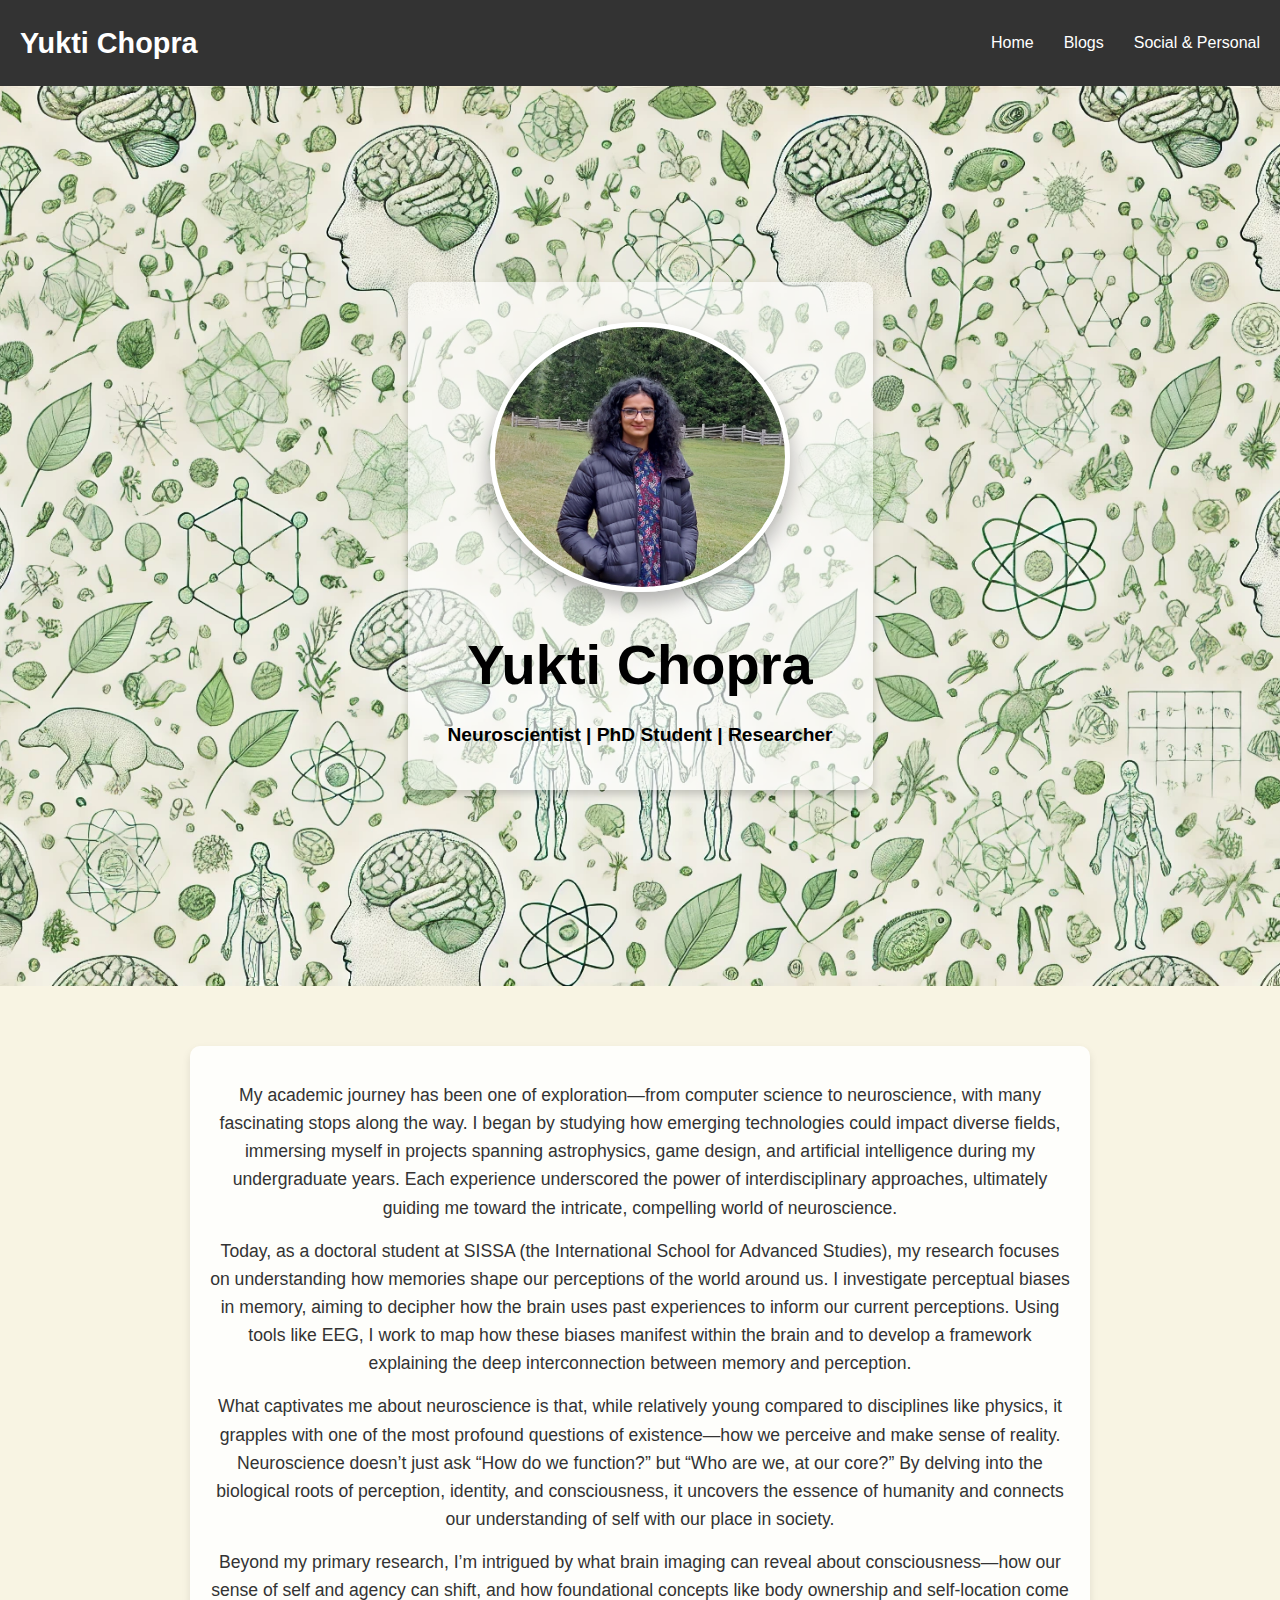
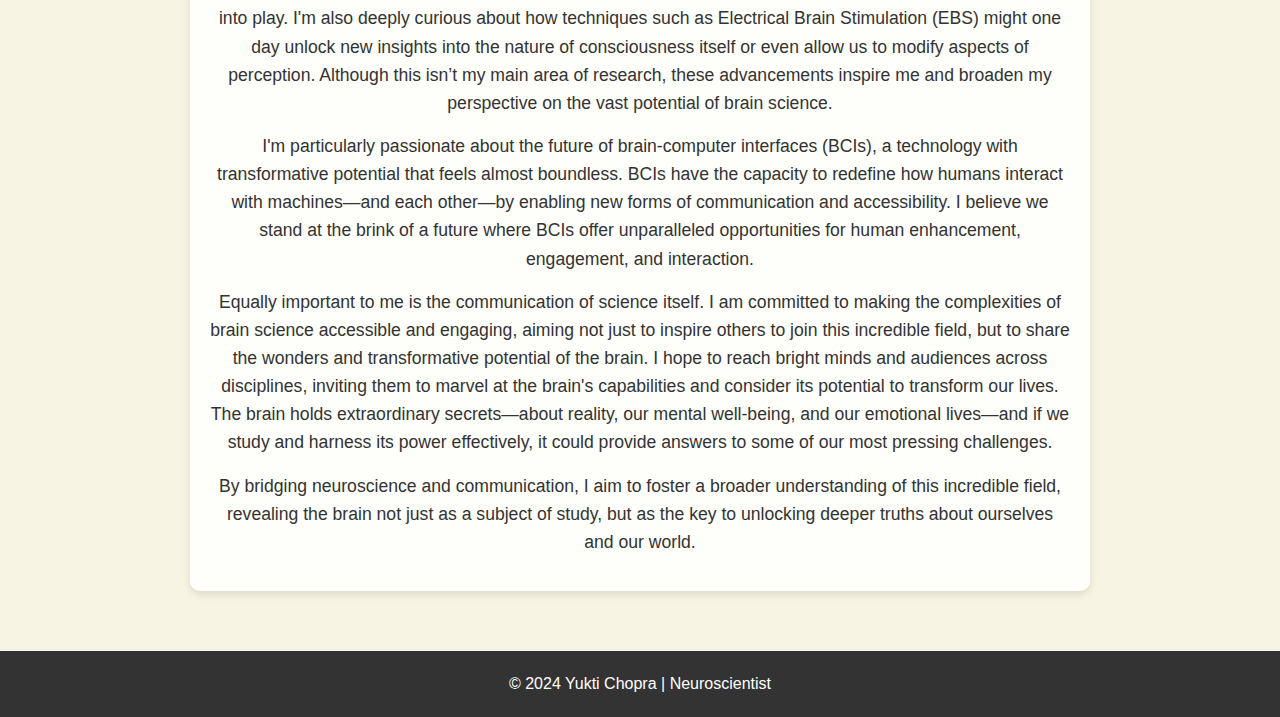
<file: index.html>
<!DOCTYPE html>
<html lang="en">
<head>
    <meta charset="UTF-8">
    <meta name="viewport" content="width=device-width, initial-scale=1.0">
    <title>Yukti Chopra | Neuroscientist</title>
    <link rel="stylesheet" href="styles.css">
</head>
<body>

    <!-- Navbar -->
    <nav class="navbar">
        <div class="logo">Yukti Chopra</div>
        <ul class="nav-links">
            <li><a href="index.html">Home</a></li>
            <li><a href="blog.html">Blogs</a></li>
            <li><a href="social.html">Social & Personal</a></li>
        </ul>
    </nav>

    <!-- Hero Section -->
    <section class="hero">
        <div class="hero-content">
            <img src="images/Social_Photo.png" alt="Yukti Chopra" class="profile-photo">
            <h1>Yukti Chopra</h1>
            <p>Neuroscientist | PhD Student | Researcher</p>
        </div>
    </section>

    <!-- About Section -->
    <section class="about">
        <div class="container">
            <p>My academic journey has been one of exploration—from computer science to neuroscience, with many fascinating stops along the way. I began by studying how emerging technologies could impact diverse fields, immersing myself in projects spanning astrophysics, game design, and artificial intelligence during my undergraduate years. Each experience underscored the power of interdisciplinary approaches, ultimately guiding me toward the intricate, compelling world of neuroscience.</p>

            <p>Today, as a doctoral student at SISSA (the International School for Advanced Studies), my research focuses on understanding how memories shape our perceptions of the world around us. I investigate perceptual biases in memory, aiming to decipher how the brain uses past experiences to inform our current perceptions. Using tools like EEG, I work to map how these biases manifest within the brain and to develop a framework explaining the deep interconnection between memory and perception.</p>

            <p>What captivates me about neuroscience is that, while relatively young compared to disciplines like physics, it grapples with one of the most profound questions of existence—how we perceive and make sense of reality. Neuroscience doesn’t just ask “How do we function?” but “Who are we, at our core?” By delving into the biological roots of perception, identity, and consciousness, it uncovers the essence of humanity and connects our understanding of self with our place in society.</p>

            <p>Beyond my primary research, I’m intrigued by what brain imaging can reveal about consciousness—how our sense of self and agency can shift, and how foundational concepts like body ownership and self-location come into play. I'm also deeply curious about how techniques such as Electrical Brain Stimulation (EBS) might one day unlock new insights into the nature of consciousness itself or even allow us to modify aspects of perception. Although this isn’t my main area of research, these advancements inspire me and broaden my perspective on the vast potential of brain science.</p>

            <p>I'm particularly passionate about the future of brain-computer interfaces (BCIs), a technology with transformative potential that feels almost boundless. BCIs have the capacity to redefine how humans interact with machines—and each other—by enabling new forms of communication and accessibility. I believe we stand at the brink of a future where BCIs offer unparalleled opportunities for human enhancement, engagement, and interaction.</p>

            <p>Equally important to me is the communication of science itself. I am committed to making the complexities of brain science accessible and engaging, aiming not just to inspire others to join this incredible field, but to share the wonders and transformative potential of the brain. I hope to reach bright minds and audiences across disciplines, inviting them to marvel at the brain's capabilities and consider its potential to transform our lives. The brain holds extraordinary secrets—about reality, our mental well-being, and our emotional lives—and if we study and harness its power effectively, it could provide answers to some of our most pressing challenges.</p>

            <p>By bridging neuroscience and communication, I aim to foster a broader understanding of this incredible field, revealing the brain not just as a subject of study, but as the key to unlocking deeper truths about ourselves and our world.</p>
        </div>
    </section>

    <!-- Footer -->
    <footer>
        <p>&copy; 2024 Yukti Chopra | Neuroscientist</p>
    </footer>

</body>
</html>
</file>
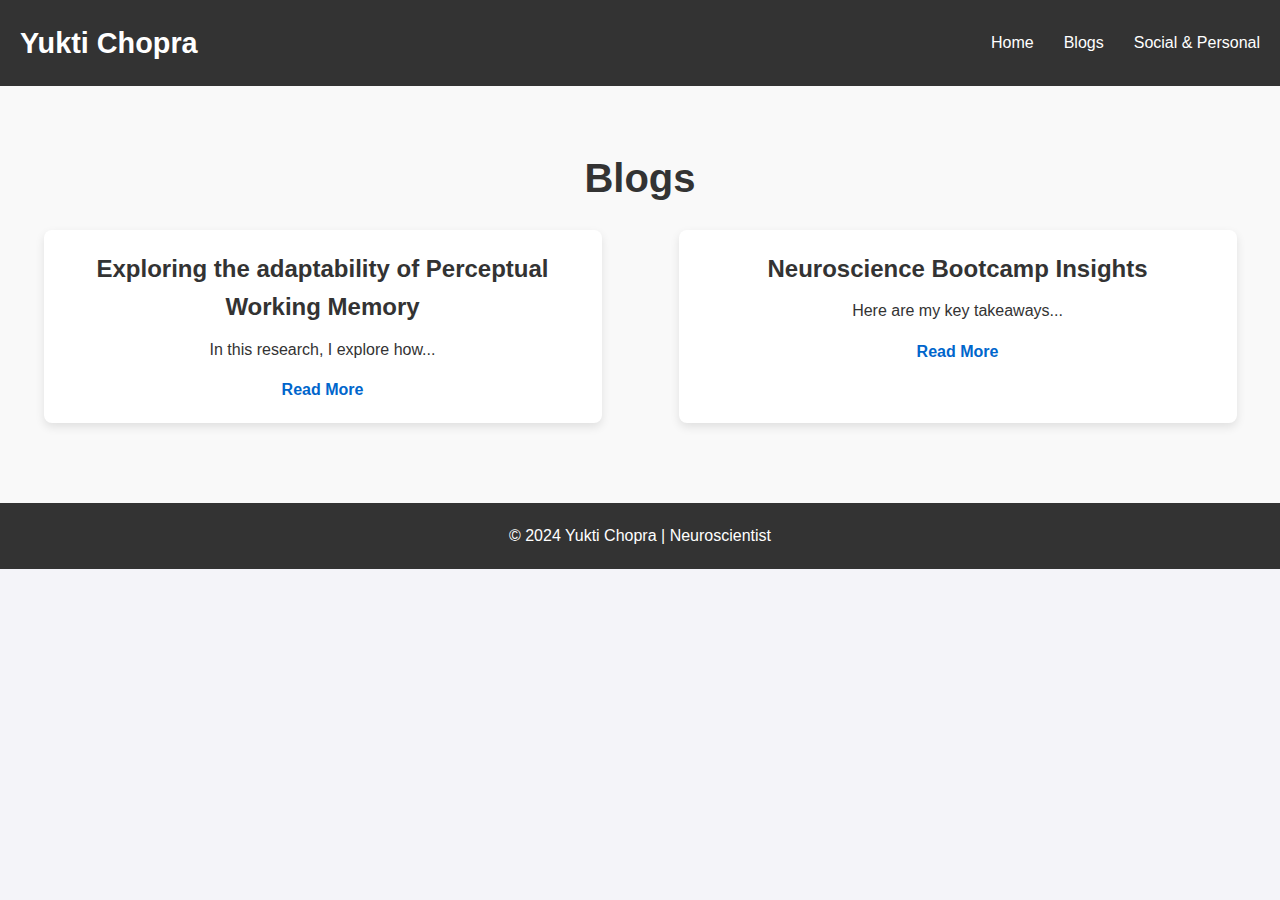
<file: blog.html>
<!DOCTYPE html>
<html lang="en">
<head>
    <meta charset="UTF-8">
    <meta name="viewport" content="width=device-width, initial-scale=1.0">
    <title>Blog | Yukti Chopra</title>
    <link rel="stylesheet" href="styles.css">
</head>
<body>

    <!-- Navbar -->
    <nav class="navbar">
        <div class="logo">Yukti Chopra</div>
        <ul class="nav-links">
            <li><a href="index.html">Home</a></li>
            <li><a href="blog.html">Blogs</a></li>
            <li><a href="social.html">Social & Personal</a></li>
        </ul>
    </nav>

    <!-- Blog Section -->
    <section id="blogs" class="blogs">
        <h2>Blogs</h2>
        <div class="blog-cards">
            <div class="blog-card">
                <h3>Exploring the adaptability of Perceptual Working Memory</h3>
                <p>In this research, I explore how...</p>
                <a href="#">Read More</a>
            </div>
            <div class="blog-card">
                <h3>Neuroscience Bootcamp Insights</h3>
                <p>Here are my key takeaways...</p>
                <a href="#">Read More</a>
            </div>
        </div>
    </section>

    <!-- Footer -->
    <footer>
        <p>&copy; 2024 Yukti Chopra | Neuroscientist</p>
    </footer>

</body>
</html>
</file>
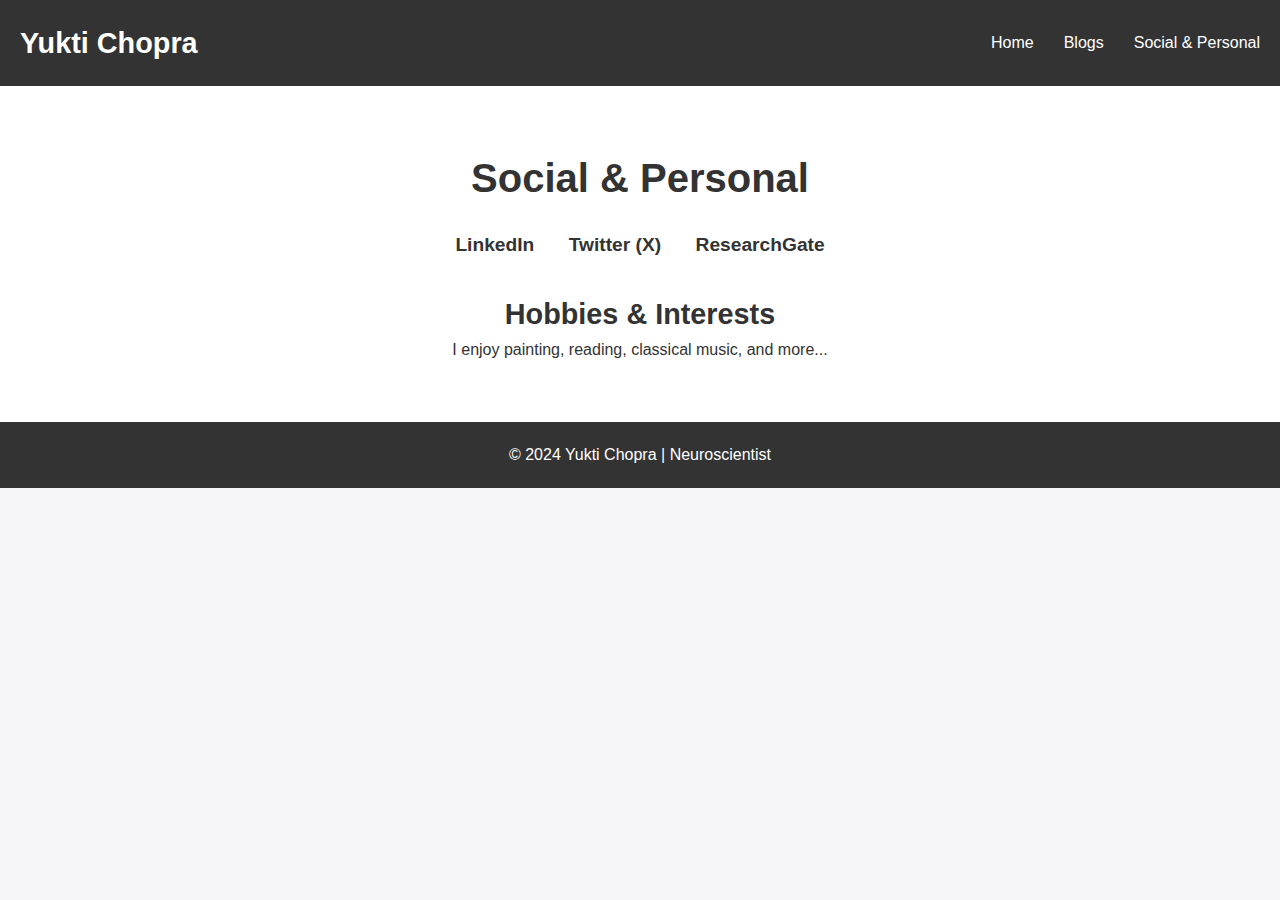
<file: social.html>
<!DOCTYPE html>
<html lang="en">
<head>
    <meta charset="UTF-8">
    <meta name="viewport" content="width=device-width, initial-scale=1.0">
    <title>Social & Personal | Yukti Chopra</title>
    <link rel="stylesheet" href="styles.css">
</head>
<body>

    <!-- Navbar -->
    <nav class="navbar">
        <div class="logo">Yukti Chopra</div>
        <ul class="nav-links">
            <li><a href="index.html">Home</a></li>
            <li><a href="blog.html">Blogs</a></li>
            <li><a href="social.html">Social & Personal</a></li>
        </ul>
    </nav>

    <!-- Social Section -->
    <section id="social" class="social">
        <h2>Social & Personal</h2>
        <ul class="social-links">
            <li><a href="https://www.linkedin.com/in/yukti-chopra/" target="_blank">LinkedIn</a></li>
            <li><a href="https://x.com/Yuktichopra1" target="_blank">Twitter (X)</a></li>
            <li><a href="https://www.researchgate.net/profile/Yukti-Chopra-2" target="_blank">ResearchGate</a></li>
        </ul>

        <h3>Hobbies & Interests</h3>
        <p>I enjoy painting, reading, classical music, and more...</p>
    </section>

    <!-- Footer -->
    <footer>
        <p>&copy; 2024 Yukti Chopra | Neuroscientist</p>
    </footer>

</body>
</html>
</file>
<file: styles.css>
/* General Styles */
* {
    margin: 0;
    padding: 0;
    box-sizing: border-box;
    font-family: 'Raleway', sans-serif;
}

body {
    background-color: #f4f4f9;
    color: #333;
    line-height: 1.6;
}

/* Navbar Styles */
nav.navbar {
    display: flex;
    justify-content: space-between;
    align-items: center;
    padding: 20px;
    background-color: #333;
    color: white;
}

nav.navbar .logo {
    font-size: 1.8rem;
    font-weight: 600;
}

nav.navbar ul {
    list-style: none;
    display: flex;
    gap: 30px;
}

nav.navbar ul li a {
    color: white;
    text-decoration: none;
    font-weight: 500;
}

nav.navbar ul li a:hover {
    color: #ddd;
}

/* Hero Section */
.hero {
    display: flex;
    justify-content: center;
    align-items: center;
    height: 100vh;
    background-image: url('images/backdrop.webp'); /* Path to backdrop */
    background-size: cover;
    background-position: center;
    text-align: center;
    position: relative;
}

.hero-content {
    background-color: rgba(255, 255, 255, 0.6); /* Slight white background for readability */
    padding: 40px;
    border-radius: 10px;
    box-shadow: 0 4px 8px rgba(0, 0, 0, 0.2);
    color: #333;
}

.hero-content img.profile-photo {
    width: 300px;
    border-radius: 50%;
    border: 5px solid white;
    margin-bottom: 20px;
    box-shadow: 0 10px 20px rgba(0, 0, 0, 0.3);
}

.hero-content h1 {
    font-size: 3.5rem;
    margin-bottom: 10px;
    color: black;
}

.hero-content p {
    font-size: 1.2rem;
    color: black;
    font-weight: bold;
}

/* About Section */
.about {
    padding: 60px 20px;
    background-color: #f8f4e3; /* Egg-white color */
    color: #333;
    text-align: center; 
}

.about .container {
    max-width: 900px;
    margin: 0 auto;
    padding: 20px;
    background-color: rgba(255, 255, 255, 0.85); /* Slightly transparent white for readability */
    border-radius: 10px;
    box-shadow: 0 4px 8px rgba(0, 0, 0, 0.1);
}

.about p {
    font-size: 1.1rem;
    margin: 15px 0;
    text-align: center;
}

/* Blog Section */
.blogs {
    padding: 60px 20px;
    background-color: #f9f9f9;
    text-align: center;
}

.blogs h2 {
    font-size: 2.5rem;
    margin-bottom: 20px;
}

.blog-cards {
    display: flex;
    justify-content: space-around;
    gap: 30px;
    flex-wrap: wrap;
}

.blog-card {
    background-color: white;
    padding: 20px;
    width: 45%;
    box-shadow: 0 4px 10px rgba(0, 0, 0, 0.1);
    border-radius: 8px;
    transition: transform 0.3s ease, box-shadow 0.3s ease;
    margin-bottom: 20px;
}

.blog-card h3 {
    font-size: 1.5rem;
    margin-bottom: 10px;
}

.blog-card p {
    font-size: 1rem;
    margin-bottom: 15px;
}

.blog-card a {
    color: #0066cc;
    text-decoration: none;
    font-weight: bold;
}

.blog-card:hover {
    transform: scale(1.05);
    box-shadow: 0 6px 15px rgba(0, 0, 0, 0.2);
}

/* Social Section */
.social {
    padding: 60px 20px;
    background-color: white;
    text-align: center;
}

.social h2 {
    font-size: 2.5rem;
    margin-bottom: 20px;
}

.social-links {
    list-style: none;
    margin: 20px 0;
}

.social-links li {
    display: inline;
    margin: 0 15px;
}

.social-links a {
    color: #333;
    text-decoration: none;
    font-size: 1.2rem;
    font-weight: 600;
}

.social-links a:hover {
    color: #0066cc;
}

.social h3 {
    margin-top: 30px;
    font-size: 1.8rem;
}

/* Footer */
footer {
    padding: 20px;
    background-color: #333;
    color: white;
    text-align: center;
}

footer p {
    font-size: 1rem;
}
</file>
